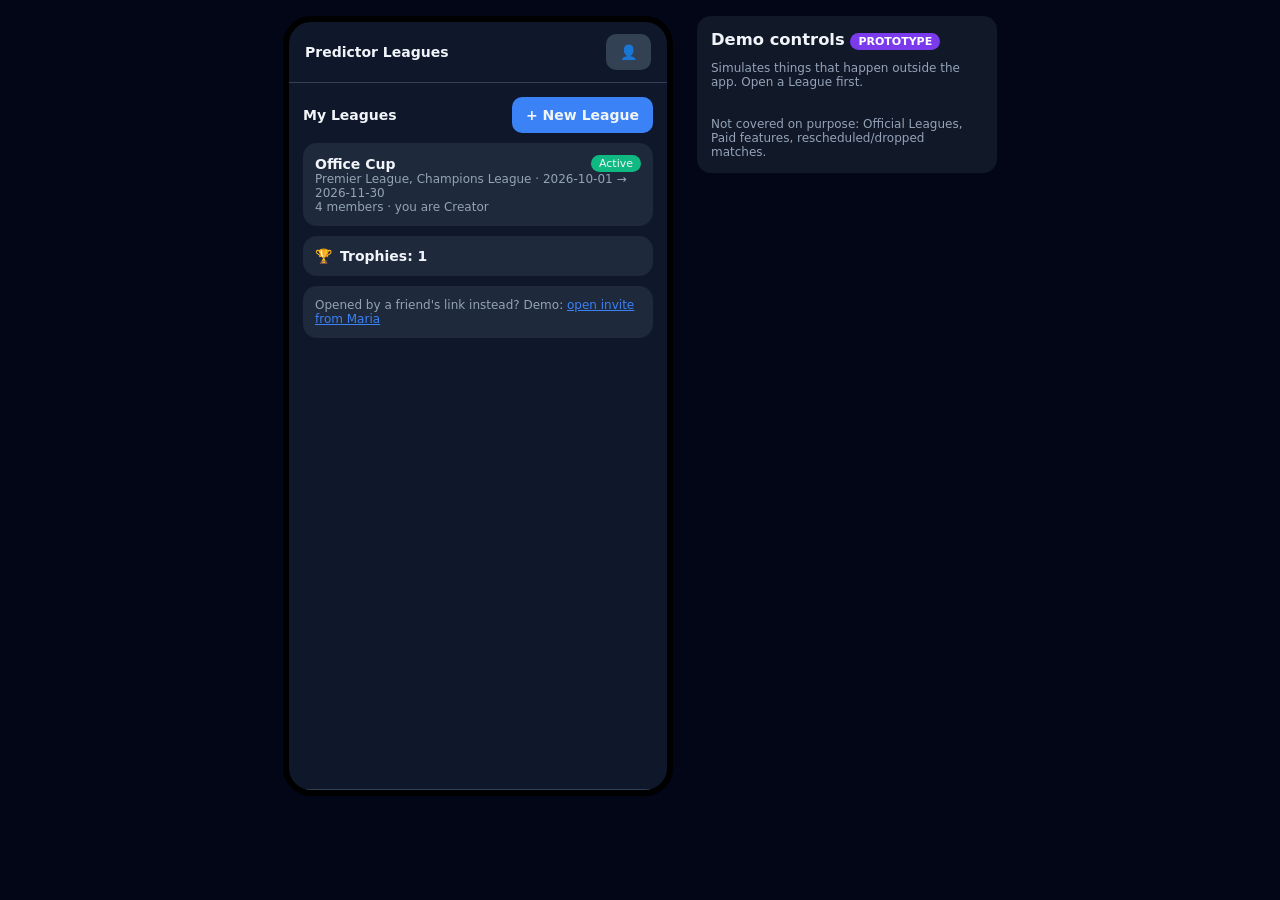
<file: prototypes/league-flows/index.html>
<!doctype html>
<html lang="en"><head><meta charset="utf-8">
<title>PROTOTYPE — League flows (throwaway)</title>
<meta name="viewport" content="width=device-width,initial-scale=1">
<style>
:root{--bg:#0f172a;--card:#1e293b;--el:#334155;--tx:#f1f5f9;--mu:#94a3b8;--ac:#3b82f6;--gr:#10b981;--ye:#f59e0b;--rd:#ef4444}
*{box-sizing:border-box}body{margin:0;background:#020617;color:var(--tx);font:14px system-ui,sans-serif;display:flex;gap:24px;justify-content:center;padding:16px;flex-wrap:wrap}
button{font:inherit;color:inherit;border:0;border-radius:10px;padding:10px 14px;background:var(--el);cursor:pointer}
button.p{background:var(--ac);font-weight:600}button.g{background:var(--gr);font-weight:600}button:disabled{opacity:.4;cursor:default}
input{font:inherit;color:var(--tx);background:var(--el);border:0;border-radius:10px;padding:10px;width:100%}
#phone{width:390px;height:780px;background:var(--bg);border-radius:28px;border:6px solid #000;display:flex;flex-direction:column;overflow:hidden;position:relative}
#top{padding:12px 16px;display:flex;align-items:center;gap:10px;border-bottom:1px solid var(--el);font-weight:700}
#top .back{padding:4px 10px}#main{flex:1;overflow:auto;padding:14px}
#tabs{display:flex;border-top:1px solid var(--el)}#tabs button{flex:1;border-radius:0;background:none;padding:12px 4px;color:var(--mu)}#tabs button.on{color:var(--tx);border-top:2px solid var(--ac)}
.card{background:var(--card);border-radius:14px;padding:12px;margin-bottom:10px}
.row{display:flex;align-items:center;gap:8px}.sp{flex:1}.mu{color:var(--mu)}.sm{font-size:12px}
.chip{display:inline-block;padding:6px 10px;border-radius:99px;background:var(--el);margin:0 6px 6px 0;cursor:pointer;font-size:13px}.chip.on{background:var(--ac)}
.badge{font-size:11px;padding:2px 8px;border-radius:99px;background:var(--el)}.live{background:var(--rd)}.ok{background:var(--gr)}.warn{background:var(--ye);color:#000}
.score{display:flex;align-items:center;gap:6px;font-size:22px;font-weight:700}.step{display:flex;flex-direction:column;align-items:center;gap:2px}.step button{padding:2px 12px}
.who{display:inline-flex;gap:4px;margin-top:6px}.av{width:26px;height:26px;border-radius:50%;background:var(--el);display:grid;place-items:center;font-size:11px;position:relative}.av.d{background:var(--gr)}
table{width:100%;border-collapse:collapse}td,th{padding:7px 4px;text-align:left}th{color:var(--mu);font-weight:500;font-size:12px}tr.me{background:#1d4ed855}
.sheet{position:absolute;inset:0;background:#000a;display:flex;align-items:flex-end}.sheet>div{background:var(--card);width:100%;padding:18px;border-radius:20px 20px 0 0}
#demo{width:300px;background:#111827;border-radius:14px;padding:14px;align-self:flex-start}#demo button{display:block;width:100%;margin-bottom:8px;text-align:left}
#demo h3{margin:0 0 4px}.pill{background:#7c3aed;color:#fff;padding:2px 8px;border-radius:99px;font-size:11px}
</style></head><body>
<div id="phone"><div id="top"></div><div id="main"></div><div id="tabs"></div></div>
<div id="demo"></div>
<script>
// ---------- PROTOTYPE: mock data, in-memory only ----------
const ME='You', FRIENDS=['Alex','Maria','Dima','Kate'];
const COMPS={'Premier League':1,'Champions League':1,'La Liga':1,'World Cup':1};
const POOL=[['Premier League','Man City','Arsenal'],['Premier League','Liverpool','Chelsea'],['Premier League','Spurs','Newcastle'],
 ['Champions League','Real Madrid','Bayern'],['Champions League','PSG','Inter'],['Champions League','Barcelona','Dortmund'],
 ['La Liga','Sevilla','Valencia'],['La Liga','Atletico','Betis'],['World Cup','Brazil','France'],['World Cup','Spain','Germany']];
let uid=1,S={screen:'home',lid:null,tab:'matches',sheet:null,trophies:1,draft:{name:'',comps:['Premier League'],from:'2026-11-07',to:'2026-11-30'},scores:{}};
const rnd=n=>Math.floor(Math.random()*n);
const sign=(h,a)=>Math.sign(h-a);
function mkLeague(o){const L={id:uid++,name:o.name,comps:o.comps,from:o.from,to:o.to,creator:ME,members:[ME],status:'upcoming',official:false,matches:[],preds:{}};
 POOL.filter(p=>L.comps.includes(p[0])).forEach((p,i)=>L.matches.push({id:L.id*100+i,comp:p[0],home:p[1],away:p[2],ko:'Sat '+(12+i*2)+':00',st:'sched',res:null}));return L}
function seedOthers(L){L.members.filter(m=>m!==ME).forEach(m=>L.matches.forEach(x=>{if(Math.random()<.8){(L.preds[x.id]=L.preds[x.id]||{})[m]=[rnd(4),rnd(3)]}}))}
const L0=mkLeague({name:'Office Cup',comps:['Premier League','Champions League'],from:'2026-10-01',to:'2026-11-30'});
L0.members=[ME,...FRIENDS.slice(0,3)];L0.status='active';seedOthers(L0);
L0.matches.slice(0,3).forEach(m=>{m.st='ft';m.res=[rnd(4),rnd(3)];(L0.preds[m.id]=L0.preds[m.id]||{})[ME]=[rnd(3),rnd(3)]});L0.matches[3].st='live';L0.matches[3].res=[1,0];
const leagues=[L0];
const L=()=>leagues.find(l=>l.id===S.lid);
const pts=(p,r)=>!p||!r?0:(sign(p[0],p[1])===sign(r[0],r[1])?1:0)+(p[0]===r[0]&&p[1]===r[1]?3:0);
function stand(l){const t=l.members.map(m=>({m,pts:0,ex:0}));l.matches.filter(x=>x.st==='ft').forEach(x=>t.forEach(r=>{const p=(l.preds[x.id]||{})[r.m];const s=pts(p,x.res);r.pts+=s;if(s===4)r.ex++}));
 return t.sort((a,b)=>b.pts-a.pts||b.ex-a.ex)}
// ---------- navigation ----------
const go=(screen,extra={})=>{Object.assign(S,{screen,sheet:null},extra);render()};
const open=id=>go('league',{lid:id,tab:'matches'});
const av=m=>`<div class="av ${''}">${m[0]}</div>`;
// ---------- screens ----------
function Home(){return {title:'Predictor Leagues',body:`
 <div class="row" style="margin-bottom:10px"><b>My Leagues</b><span class="sp"></span><button class="p" onclick="go('create')">+ New League</button></div>
 ${leagues.map(l=>`<div class="card" onclick="open(${l.id})" style="cursor:pointer"><div class="row"><b>${l.name}</b><span class="sp"></span>${stBadge(l)}</div>
 <div class="mu sm">${l.comps.join(', ')} · ${l.from} → ${l.to}</div><div class="mu sm">${l.members.length} members${l.creator===ME?' · you are Creator':''}</div></div>`).join('')}
 <div class="card"><div class="row"><span>🏆</span><b>Trophies: ${S.trophies}</b></div></div>
 <div class="card"><div class="mu sm">Opened by a friend's link instead? Demo: <a href="#" onclick="go('join');return false" style="color:var(--ac)">open invite from Maria</a></div></div>`}}
function stBadge(l){return {upcoming:'<span class="badge warn">Starts '+l.from+'</span>',active:'<span class="badge ok">Active</span>',settled:'<span class="badge">🏆 Settled</span>',cancelled:'<span class="badge live">Cancelled</span>'}[l.status]}
function Create(){const d=S.draft;return {title:'New League',back:'home',body:`
 <p class="mu sm">Free to join. Winner gets a Trophy.</p>
 <div class="mu sm">League name</div><input value="${d.name}" placeholder="e.g. Friday Football" oninput="S.draft.name=this.value"><br><br>
 <div class="mu sm">Competitions (one or more)</div><div>${Object.keys(COMPS).map(c=>`<span class="chip ${d.comps.includes(c)?'on':''}" onclick="tog('${c}')">${c}</span>`).join('')}</div><br>
 <div class="mu sm">Window — only matches inside count</div>
 <div class="row"><input type="date" value="${d.from}" onchange="S.draft.from=this.value"><input type="date" value="${d.to}" onchange="S.draft.to=this.value"></div>
 <p class="mu sm">Joining closes when the first match of the Window kicks off. Needs 2+ Members by then or the League is cancelled.</p>
 <div class="card sm">Matches in window: <b>${POOL.filter(p=>d.comps.includes(p[0])).length}</b></div>
 <button class="p" style="width:100%" ${d.comps.length&&d.name?'':'disabled'} onclick="create()">Create League</button>`}}
function tog(c){const a=S.draft.comps;a.includes(c)?a.splice(a.indexOf(c),1):a.push(c);render()}
function create(){const l=mkLeague(S.draft);leagues.push(l);S.draft={name:'',comps:['Premier League'],from:'2026-11-07',to:'2026-11-30'};go('invite',{lid:l.id})}
function Invite(){const l=L();return {title:'Invite friends',back:'league',body:`
 <div class="card" style="text-align:center"><div style="font-size:40px">✉️</div><b>${l.name}</b><div class="mu sm">${l.comps.join(', ')} · ${l.from} → ${l.to}</div></div>
 <div class="card sm mu">t.me/predictor_bot/app?startapp=join_${l.id}x7Qk</div>
 <button class="p" style="width:100%;margin-bottom:8px" onclick="alert('Opens Telegram share sheet with the link')">Share in Telegram</button>
 <button style="width:100%;margin-bottom:12px" onclick="this.textContent='Copied ✓'">Copy link</button>
 <b>Members (${l.members.length})</b>${l.members.map(m=>`<div class="row" style="margin-top:6px">${av(m)}${m}${m===ME?'<span class="badge">Creator</span>':''}</div>`).join('')}
 <p class="mu sm">Anyone with the link can join for free until the first match kicks off.</p>
 <button style="width:100%" onclick="open(${l.id})">Go to League</button>`}}
function Join(){return {title:'Invitation',back:'home',body:`
 <div class="card" style="text-align:center"><div style="font-size:40px">⚽</div><b>Maria invited you to</b><h2 style="margin:6px 0">Sunday Derby</h2>
 <div class="mu sm">Premier League, La Liga · 2026-11-07 → 2026-11-30</div><div class="mu sm">3 members: Maria, Alex, Dima</div><div class="mu sm">First kickoff: Sat 12:00</div></div>
 <div class="card sm"><b>Free to join.</b> Predict exact scores: 1 pt for outcome, +3 for exact score. Winner gets a 🏆 Trophy.</div>
 <button class="g" style="width:100%" onclick="joined()">Join League — free</button>
 <p class="mu sm">Edge states: after first kickoff the button becomes "Joining closed".</p>`}}
function joined(){const l=mkLeague({name:'Sunday Derby',comps:['Premier League','La Liga'],from:'2026-11-07',to:'2026-11-30'});l.creator='Maria';l.members=['Maria','Alex','Dima',ME];l.status='active';seedOthers(l);leagues.push(l);open(l.id)}
function League(){const l=L();let b='';
 if(l.status==='cancelled')b+=`<div class="card" style="border:1px solid var(--rd)"><b>League cancelled</b><div class="sm mu">Fewer than 2 Members when the Window started. Creator was notified. Nothing was charged.</div></div>`;
 if(l.status==='upcoming')b+=`<div class="card" style="border:1px solid var(--ye)"><b>Starts ${l.from}</b><div class="sm mu">${l.members.length} member${l.members.length>1?'s':''}. You can already predict. Need 2+ to start.</div><button style="margin-top:8px" onclick="go('invite')">Invite friends</button></div>`;
 if(l.status==='settled'){const w=winners(l);b+=`<div class="card" style="border:1px solid var(--ye);text-align:center"><div style="font-size:42px">🏆</div><b>${w.join(' & ')} won ${l.name}</b><div class="sm mu">${w.includes(ME)?'Trophy added to your profile!':'Trophy added to their profile.'}</div>
  <div class="sm mu" style="margin-top:8px">Had fun? <a href="#" style="color:var(--ac)" onclick="S.sheet='tip';render();return false">Leave a tip to the developer ⭐</a></div></div>`}
 b+={matches:Matches,standings:Standings,history:History,members:Members}[S.tab](l);
 return {title:l.name,back:'home',body:b,tabs:true}}
function Matches(l){const open=l.status==='upcoming'||l.status==='active';
 return l.matches.map(x=>{const mine=(l.preds[x.id]||{})[ME];const dr=S.scores[x.id]||mine||[0,0];const locked=x.st!=='sched'||!open;
 const others=l.members.filter(m=>m!==ME);
 return `<div class="card"><div class="row sm mu"><span>${x.comp}</span><span class="sp"></span>${x.st==='sched'?'Kickoff '+x.ko:x.st==='live'?'<span class="badge live">LIVE '+x.res.join(':')+'</span>':'<span class="badge">FT '+x.res.join(':')+'</span>'}</div>
 <div class="row" style="margin:8px 0"><b class="sp">${x.home}</b>${locked?`<div class="score">${mine?mine.join(' : '):'— : —'}</div>`:
  `<div class="score"><div class="step"><button onclick="bump(${x.id},0,1)">+</button>${dr[0]}<button onclick="bump(${x.id},0,-1)">−</button></div>:<div class="step"><button onclick="bump(${x.id},1,1)">+</button>${dr[1]}<button onclick="bump(${x.id},1,-1)">−</button></div></div>`}<b class="sp" style="text-align:right">${x.away}</b></div>
 ${locked?`<div class="sm mu">Your prediction ${mine?'':'— <span style="color:var(--rd)">missed, 0 pts</span>'}${x.st==='ft'&&mine?` · <b style="color:var(--gr)">+${pts(mine,x.res)} pts</b>`:''}</div>`:
  `<div class="row"><button class="p sp" onclick="save(${x.id})">${mine?'Update':'Save'} prediction</button>${mine?`<button onclick="withdraw(${x.id})">Withdraw</button>`:''}</div>
  <div class="sm mu" style="margin-top:6px">${mine?'Saved '+mine.join(':')+' · editable until kickoff':'Not predicted yet'}</div>`}
 ${x.st==='sched'?`<div class="sm mu" style="margin-top:6px">Who has predicted <span class="who">${others.map(m=>`<span class="av ${(l.preds[x.id]||{})[m]?'d':''}" title="${m}">${m[0]}</span>`).join('')}</span> <span class="sm">· scores revealed at kickoff</span></div>`:
  `<table class="sm" style="margin-top:6px">${l.members.filter(m=>m!==ME).map(m=>{const p=(l.preds[x.id]||{})[m];return `<tr><td>${m}</td><td>${p?p.join(' : '):'<span class="mu">missed</span>'}</td><td>${x.st==='ft'?'+'+pts(p,x.res):''}</td></tr>`}).join('')}</table>`}
 </div>`}).join('')}
const bump=(id,i,d)=>{const l=L();const c=(S.scores[id]||(l.preds[id]||{})[ME]||[0,0]).slice();c[i]=Math.max(0,c[i]+d);S.scores[id]=c;render()};
const save=id=>{const l=L();(l.preds[id]=l.preds[id]||{})[ME]=S.scores[id]||[0,0];delete S.scores[id];render()};
const withdraw=id=>{delete L().preds[id][ME];delete S.scores[id];render()};
function Standings(l){const t=stand(l);const medal=['🥇','🥈','🥉'];
 return `<div class="card"><table><tr><th>#</th><th>Member</th><th>Exact</th><th>Pts</th></tr>${t.map((r,i)=>`<tr class="${r.m===ME?'me':''}"><td>${medal[i]||i+1}</td><td>${r.m}</td><td>${r.ex}</td><td><b>${r.pts}</b></td></tr>`).join('')}</table></div>
 <div class="sm mu">Ties on points → more exact scores. Still tied → all tied Members win a Trophy.</div>`}
function History(l){const fin=l.matches.filter(x=>x.st!=='sched');if(!fin.length)return '<p class="mu">History appears once matches kick off.</p>';
 return `<div class="card" style="overflow:auto"><table class="sm"><tr><th>Match</th>${l.members.map(m=>`<th>${m[0]}</th>`).join('')}</tr>${fin.map(x=>`<tr><td>${x.home.slice(0,3)}–${x.away.slice(0,3)}<br><b>${x.res.join(':')}</b>${x.st==='live'?' live':''}</td>${l.members.map(m=>{const p=(l.preds[x.id]||{})[m];return `<td>${p?p.join(':'):'—'}<br><span class="mu">${x.st==='ft'?'+'+pts(p,x.res):''}</span></td>`}).join('')}</tr>`).join('')}</table></div>`}
function Members(l){return `<div class="card">${l.members.map(m=>`<div class="row" style="padding:5px 0">${av(m)}${m}<span class="sp"></span>${m===l.creator?'<span class="badge">Creator</span>':''}</div>`).join('')}</div>
 ${l.status==='upcoming'?'<button style="width:100%" onclick="go(\'invite\')">Invite more</button>':''}`}
function winners(l){const t=stand(l);return t.filter(r=>r.pts===t[0].pts&&r.ex===t[0].ex).map(r=>r.m)}
function Profile(){return {title:'Profile',back:'home',body:`<div class="card" style="text-align:center"><div style="font-size:40px">👤</div><b>You</b><div>🏆 × ${S.trophies}</div></div>
 <div class="card"><b>Support the developer</b><div class="sm mu">Tips in ⭐ Stars. Nothing in return that affects play.</div><button class="p" style="margin-top:8px" onclick="S.sheet='tip';render()">Leave a tip</button></div>`}}
function Tip(){return `<div class="sheet"><div><b>Leave a tip ⭐</b><div class="sm mu">Voluntary. Doesn't change points, standings or anything in a League.</div><div class="row" style="margin:12px 0">${[10,50,100].map(n=>`<button class="sp" onclick="alert('Telegram Stars invoice for ${n} ⭐ opens here');S.sheet=null;render()">${n} ⭐</button>`).join('')}</div><button style="width:100%" onclick="S.sheet=null;render()">Not now</button></div></div>`}
// ---------- render ----------
function render(){const scr={home:Home,create:Create,invite:Invite,join:Join,league:League,profile:Profile}[S.screen]();
 const t=document.getElementById('top');t.innerHTML=(scr.back?`<button class="back" onclick="go('${scr.back==='league'?'league':scr.back}')">‹</button>`:'')+`<span class="sp">${scr.title}</span>`+(S.screen==='home'?`<button onclick="go('profile')">👤</button>`:'');
 document.getElementById('main').innerHTML=scr.body+(S.sheet==='tip'?Tip():'');
 document.getElementById('tabs').innerHTML=scr.tabs?[['matches','Matches'],['standings','Standings'],['history','History'],['members','Members']].map(([k,n])=>`<button class="${S.tab===k?'on':''}" onclick="S.tab='${k}';render()">${n}</button>`).join(''):'';
 demo()}
// ---------- demo controls (stand-in for time and other users) ----------
function demo(){const l=S.lid&&S.screen==='league'?L():null;const b=(t,f,dis)=>`<button ${dis?'disabled':''} onclick="${f};render()">${t}</button>`;
 document.getElementById('demo').innerHTML=`<h3>Demo controls <span class="pill">PROTOTYPE</span></h3><p class="mu sm">Simulates things that happen outside the app. Open a League first.</p>`+(l?`
 <div class="mu sm">Current: ${l.name} (${l.status})</div><br>
 ${b('👥 A friend joins via link',"friendJoins()",l.status!=='upcoming'||l.members.length>=5)}
 ${b('📅 Window starts (cancels if <2 members)',"startWindow()",l.status!=='upcoming')}
 ${b('⚽ Kick off next match (Reveal)',"kick()",l.status!=='active'||!l.matches.some(x=>x.st==='sched'))}
 ${b('🏁 Finish live match',"finish()",l.status!=='active'||!l.matches.some(x=>x.st==='live'))}
 ${b('⏳ Grace period over → Settlement',"settle()",l.status!=='active'||l.matches.some(x=>x.st!=='ft'))}
 ${b('⏩ Fast-forward everything',"ff()",l.status!=='active')}`:'')+`<br><div class="mu sm">Not covered on purpose: Official Leagues, Paid features, rescheduled/dropped matches.</div>`}
function friendJoins(){const l=L();const n=FRIENDS.find(f=>!l.members.includes(f));if(n)l.members.push(n)}
function startWindow(){const l=L();if(l.members.length<2){l.status='cancelled';return}l.status='active';seedOthers(l)}
function kick(){const x=L().matches.find(m=>m.st==='sched');x.st='live';x.res=[rnd(3),rnd(2)]}
function finish(){const x=L().matches.find(m=>m.st==='live');x.st='ft';x.res=[rnd(4),rnd(3)]}
function settle(){const l=L();l.status='settled';if(winners(l).includes(ME))S.trophies++}
function ff(){const l=L();l.matches.forEach(x=>{if(x.st!=='ft'){x.st='ft';x.res=[rnd(4),rnd(3)]}});settle()}
render();
</script></body></html>
</file>
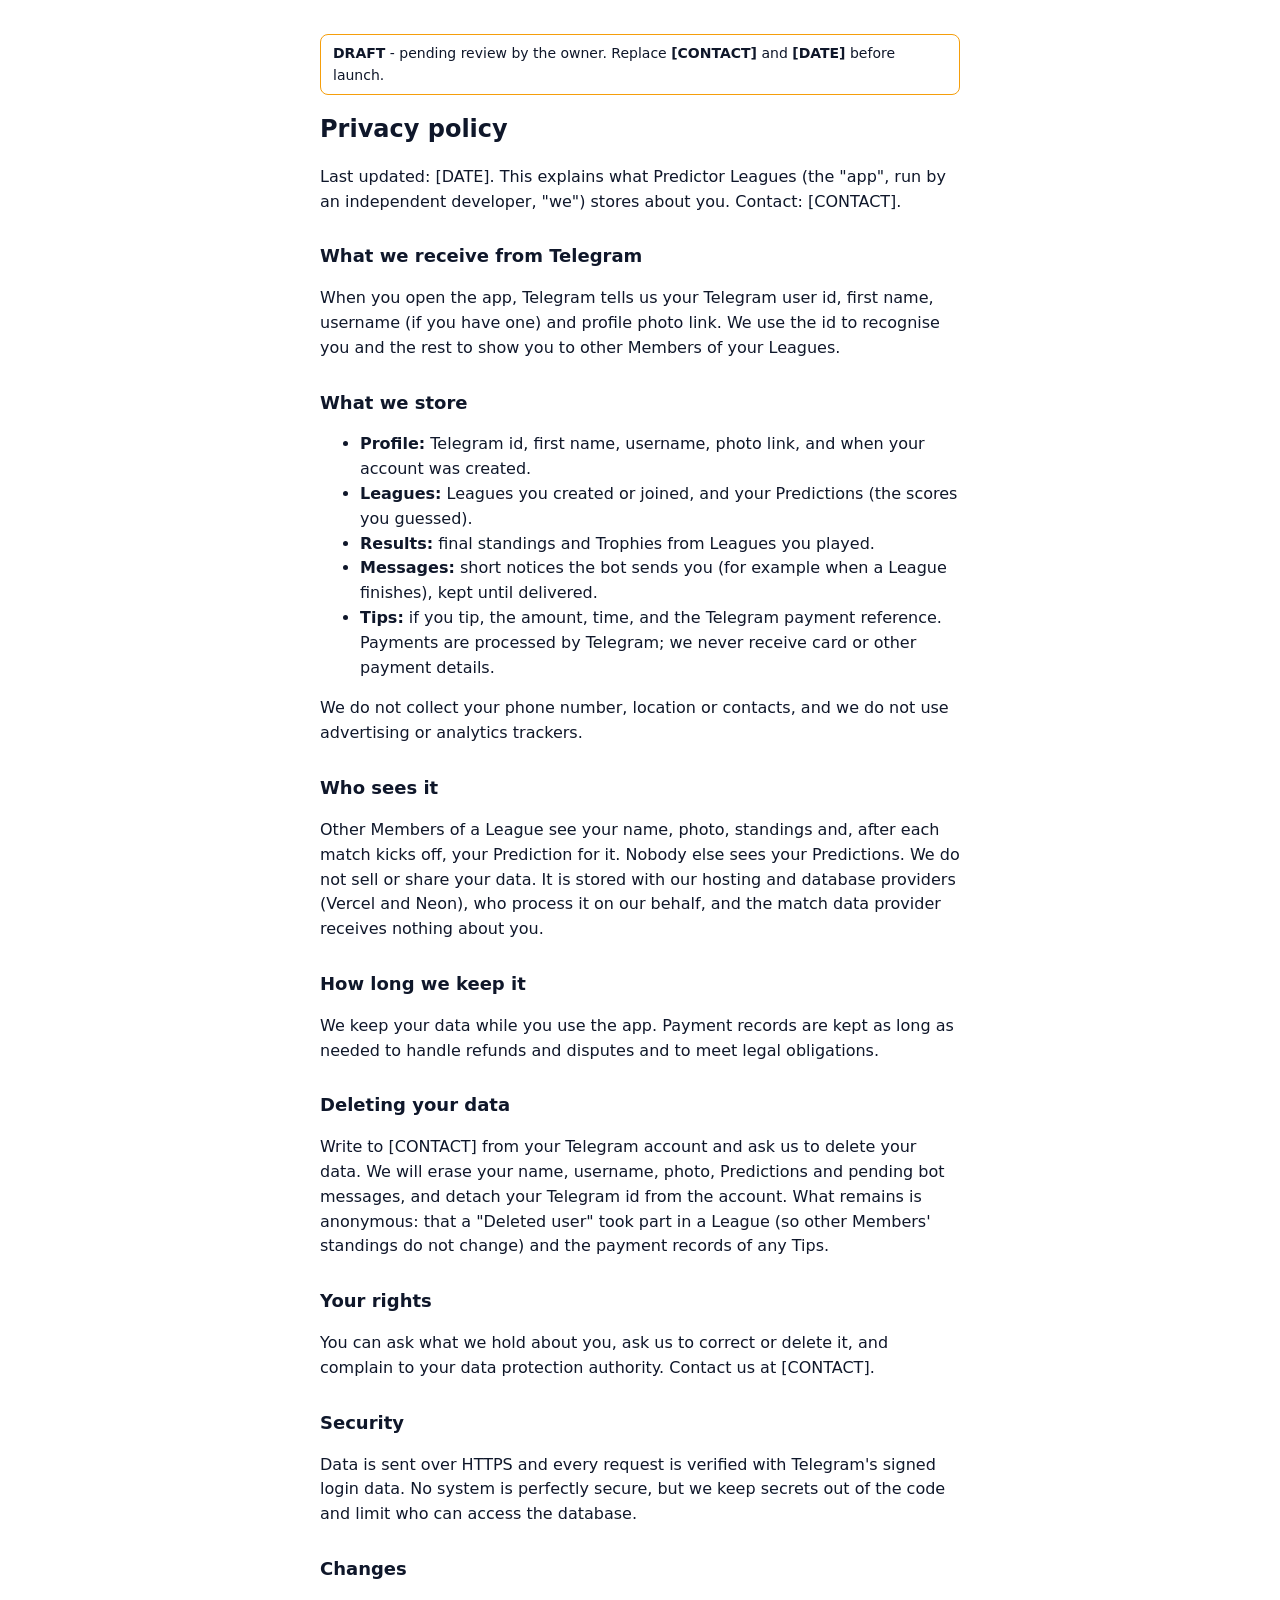
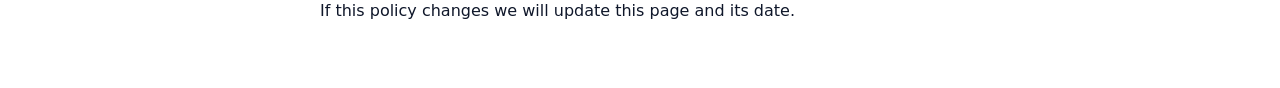
<file: frontend/public/privacy.html>
<!DOCTYPE html>
<html lang="en">
<head>
<meta charset="UTF-8" />
<meta name="viewport" content="width=device-width, initial-scale=1.0" />
<title>Privacy policy - Predictor Leagues</title>
<style>
  body { font: 16px/1.55 system-ui, sans-serif; max-width: 640px; margin: 0 auto; padding: 20px 16px 48px; color: #0f172a; background: #fff; }
  @media (prefers-color-scheme: dark) { body { color: #e2e8f0; background: #0f172a; } a { color: #7dd3fc; } }
  h1 { font-size: 24px; } h2 { font-size: 18px; margin-top: 28px; }
  .draft { border: 1px solid #f59e0b; border-radius: 8px; padding: 8px 12px; font-size: 14px; }
</style>
</head>
<body>
<p class="draft"><b>DRAFT</b> - pending review by the owner. Replace <b>[CONTACT]</b> and <b>[DATE]</b> before launch.</p>
<h1>Privacy policy</h1>
<p>Last updated: [DATE]. This explains what Predictor Leagues (the "app", run by an independent developer, "we") stores about you. Contact: [CONTACT].</p>

<h2>What we receive from Telegram</h2>
<p>When you open the app, Telegram tells us your Telegram user id, first name, username (if you have one) and profile photo link. We use the id to recognise you and the rest to show you to other Members of your Leagues.</p>

<h2>What we store</h2>
<ul>
<li><b>Profile:</b> Telegram id, first name, username, photo link, and when your account was created.</li>
<li><b>Leagues:</b> Leagues you created or joined, and your Predictions (the scores you guessed).</li>
<li><b>Results:</b> final standings and Trophies from Leagues you played.</li>
<li><b>Messages:</b> short notices the bot sends you (for example when a League finishes), kept until delivered.</li>
<li><b>Tips:</b> if you tip, the amount, time, and the Telegram payment reference. Payments are processed by Telegram; we never receive card or other payment details.</li>
</ul>
<p>We do not collect your phone number, location or contacts, and we do not use advertising or analytics trackers.</p>

<h2>Who sees it</h2>
<p>Other Members of a League see your name, photo, standings and, after each match kicks off, your Prediction for it. Nobody else sees your Predictions. We do not sell or share your data. It is stored with our hosting and database providers (Vercel and Neon), who process it on our behalf, and the match data provider receives nothing about you.</p>

<h2>How long we keep it</h2>
<p>We keep your data while you use the app. Payment records are kept as long as needed to handle refunds and disputes and to meet legal obligations.</p>

<h2>Deleting your data</h2>
<p>Write to [CONTACT] from your Telegram account and ask us to delete your data. We will erase your name, username, photo, Predictions and pending bot messages, and detach your Telegram id from the account. What remains is anonymous: that a "Deleted user" took part in a League (so other Members' standings do not change) and the payment records of any Tips.</p>

<h2>Your rights</h2>
<p>You can ask what we hold about you, ask us to correct or delete it, and complain to your data protection authority. Contact us at [CONTACT].</p>

<h2>Security</h2>
<p>Data is sent over HTTPS and every request is verified with Telegram's signed login data. No system is perfectly secure, but we keep secrets out of the code and limit who can access the database.</p>

<h2>Changes</h2>
<p>If this policy changes we will update this page and its date.</p>
</body>
</html>
</file>
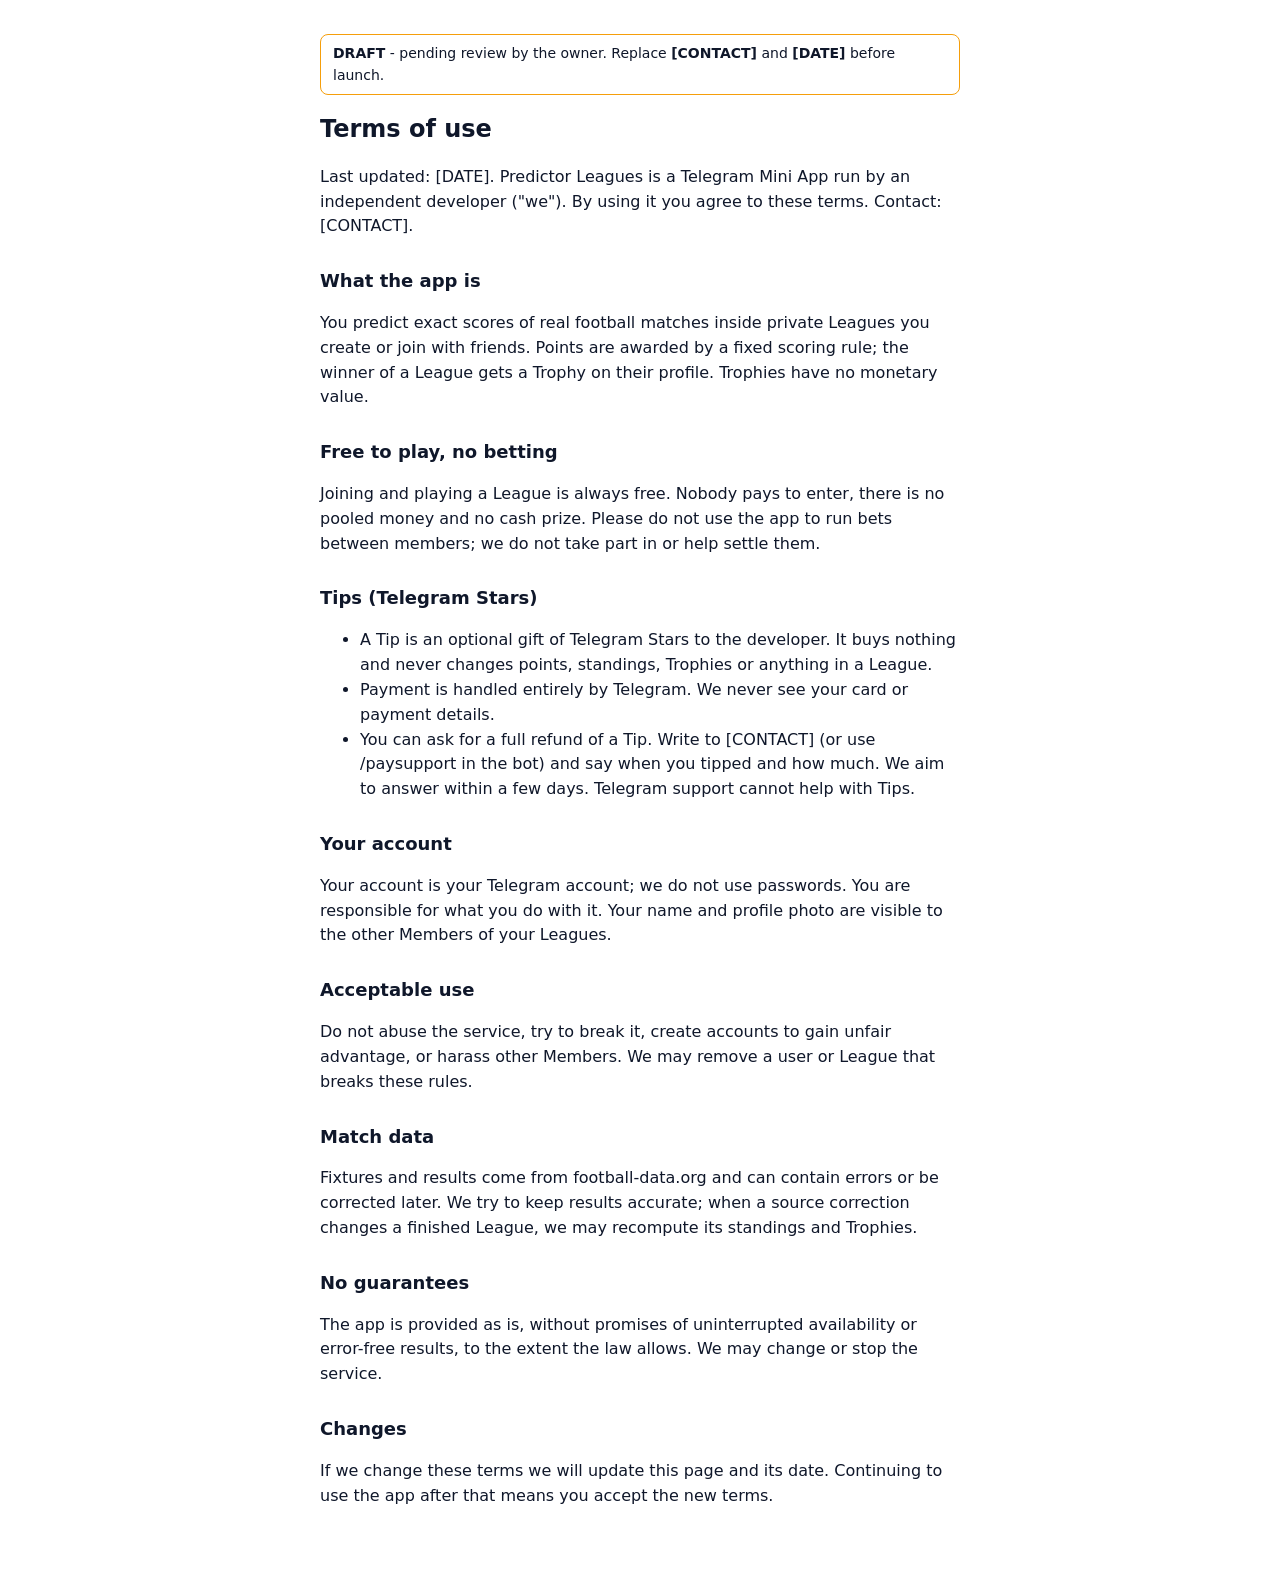
<file: frontend/public/terms.html>
<!DOCTYPE html>
<html lang="en">
<head>
<meta charset="UTF-8" />
<meta name="viewport" content="width=device-width, initial-scale=1.0" />
<title>Terms of use - Predictor Leagues</title>
<style>
  body { font: 16px/1.55 system-ui, sans-serif; max-width: 640px; margin: 0 auto; padding: 20px 16px 48px; color: #0f172a; background: #fff; }
  @media (prefers-color-scheme: dark) { body { color: #e2e8f0; background: #0f172a; } a { color: #7dd3fc; } }
  h1 { font-size: 24px; } h2 { font-size: 18px; margin-top: 28px; }
  .draft { border: 1px solid #f59e0b; border-radius: 8px; padding: 8px 12px; font-size: 14px; }
</style>
</head>
<body>
<p class="draft"><b>DRAFT</b> - pending review by the owner. Replace <b>[CONTACT]</b> and <b>[DATE]</b> before launch.</p>
<h1>Terms of use</h1>
<p>Last updated: [DATE]. Predictor Leagues is a Telegram Mini App run by an independent developer ("we"). By using it you agree to these terms. Contact: [CONTACT].</p>

<h2>What the app is</h2>
<p>You predict exact scores of real football matches inside private Leagues you create or join with friends. Points are awarded by a fixed scoring rule; the winner of a League gets a Trophy on their profile. Trophies have no monetary value.</p>

<h2>Free to play, no betting</h2>
<p>Joining and playing a League is always free. Nobody pays to enter, there is no pooled money and no cash prize. Please do not use the app to run bets between members; we do not take part in or help settle them.</p>

<h2>Tips (Telegram Stars)</h2>
<ul>
<li>A Tip is an optional gift of Telegram Stars to the developer. It buys nothing and never changes points, standings, Trophies or anything in a League.</li>
<li>Payment is handled entirely by Telegram. We never see your card or payment details.</li>
<li>You can ask for a full refund of a Tip. Write to [CONTACT] (or use /paysupport in the bot) and say when you tipped and how much. We aim to answer within a few days. Telegram support cannot help with Tips.</li>
</ul>

<h2>Your account</h2>
<p>Your account is your Telegram account; we do not use passwords. You are responsible for what you do with it. Your name and profile photo are visible to the other Members of your Leagues.</p>

<h2>Acceptable use</h2>
<p>Do not abuse the service, try to break it, create accounts to gain unfair advantage, or harass other Members. We may remove a user or League that breaks these rules.</p>

<h2>Match data</h2>
<p>Fixtures and results come from football-data.org and can contain errors or be corrected later. We try to keep results accurate; when a source correction changes a finished League, we may recompute its standings and Trophies.</p>

<h2>No guarantees</h2>
<p>The app is provided as is, without promises of uninterrupted availability or error-free results, to the extent the law allows. We may change or stop the service.</p>

<h2>Changes</h2>
<p>If we change these terms we will update this page and its date. Continuing to use the app after that means you accept the new terms.</p>
</body>
</html>
</file>
